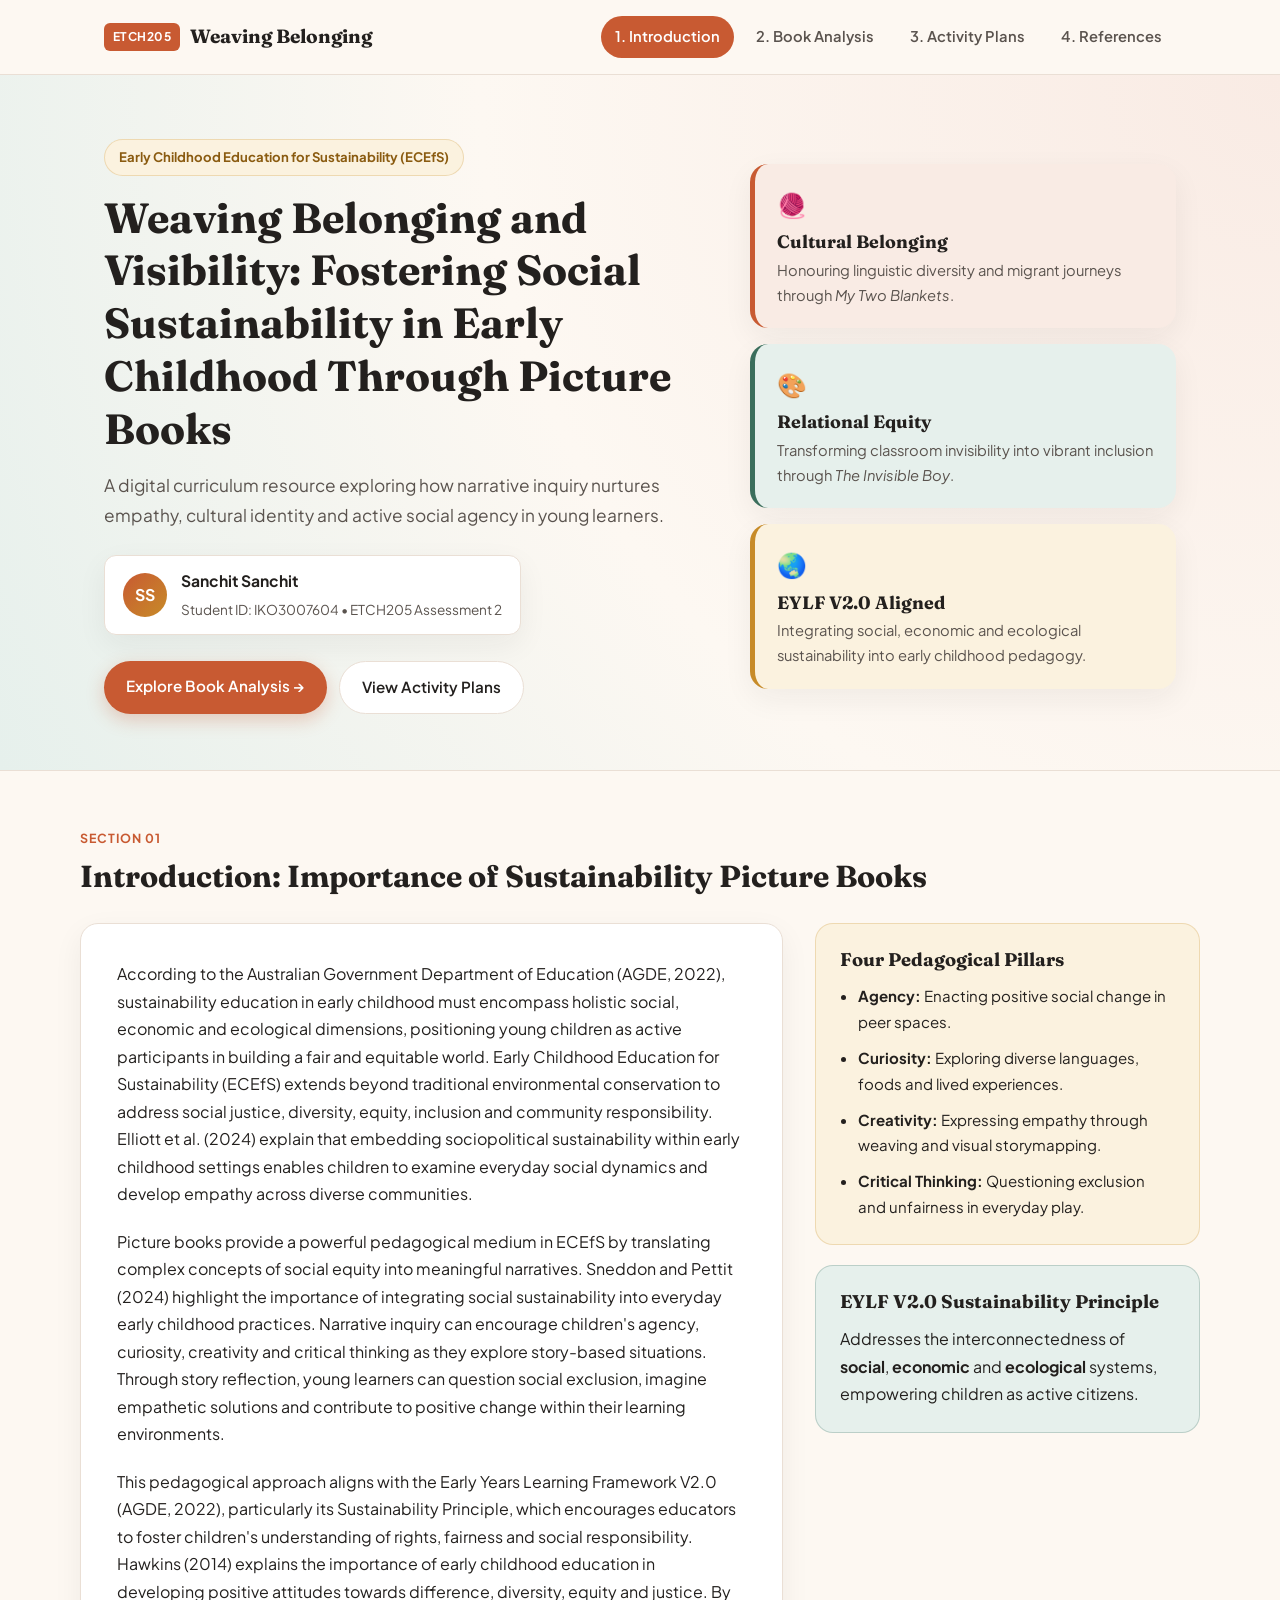
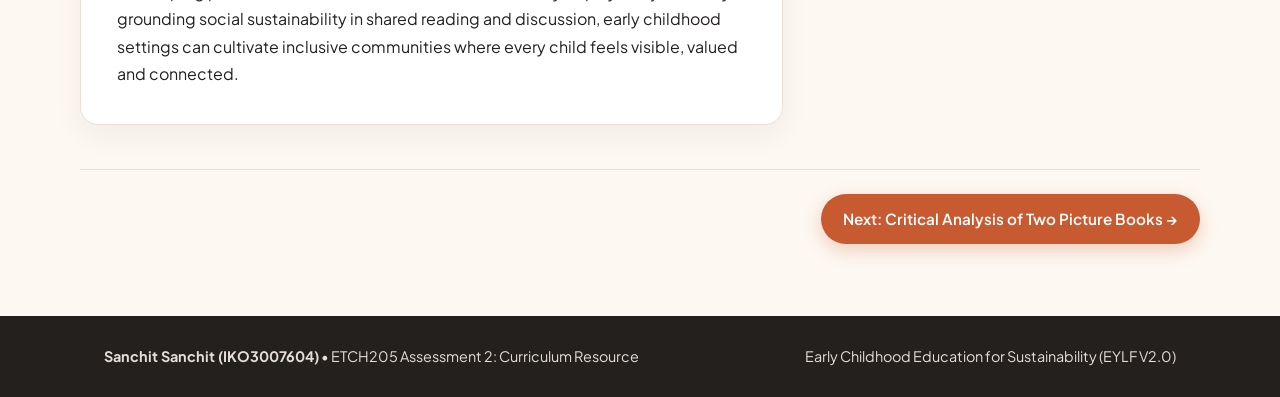
<file: index.html>
<!DOCTYPE html>
<html lang="en">
<head>
  <meta charset="UTF-8">
  <meta name="viewport" content="width=device-width, initial-scale=1.0">
  <meta name="description" content="A digital early childhood curriculum resource exploring social sustainability, cultural belonging and inclusion through picture books.">
  <title>Weaving Belonging & Visibility | ETCH205</title>
  <link rel="preconnect" href="https://fonts.googleapis.com">
  <link rel="preconnect" href="https://fonts.gstatic.com" crossorigin>
  <link href="https://fonts.googleapis.com/css2?family=Fraunces:opsz,wght@9..144,600;9..144,700&family=Plus+Jakarta+Sans:wght@400;500;600;700&display=swap" rel="stylesheet">
  <link rel="stylesheet" href="style.css">
</head>
<body>
  <header class="site-header">
    <div class="container nav-wrap">
      <a href="index.html" class="brand">
        <span class="brand-badge">ETCH205</span>
        <span>Weaving Belonging</span>
      </a>
      <button class="menu-toggle" aria-label="Toggle navigation" aria-expanded="false" aria-controls="siteNav" id="menuToggle">☰</button>
      <nav class="site-nav" id="siteNav">
        <a href="index.html" class="active">1. Introduction</a>
        <a href="analysis.html">2. Book Analysis</a>
        <a href="activities.html">3. Activity Plans</a>
        <a href="references.html">4. References</a>
      </nav>
    </div>
  </header>

  <section class="hero">
    <div class="container hero-grid">
      <div class="hero-content">
        <div class="pill-tag">Early Childhood Education for Sustainability (ECEfS)</div>
        <h1>Weaving Belonging and Visibility: Fostering Social Sustainability in Early Childhood Through Picture Books</h1>
        <p class="hero-subtitle">A digital curriculum resource exploring how narrative inquiry nurtures empathy, cultural identity and active social agency in young learners.</p>

        <div class="author-card">
          <div class="author-avatar">SS</div>
          <div>
            <strong>Sanchit Sanchit</strong>
            <span>Student ID: IKO3007604 &bull; ETCH205 Assessment 2</span>
          </div>
        </div>

        <div class="hero-actions">
          <a href="analysis.html" class="btn btn-primary">Explore Book Analysis &rarr;</a>
          <a href="activities.html" class="btn btn-secondary">View Activity Plans</a>
        </div>
      </div>

      <div class="hero-visual">
        <div class="tapestry-card card-terracotta">
          <span class="card-icon">🧶</span>
          <h3>Cultural Belonging</h3>
          <p>Honouring linguistic diversity and migrant journeys through <em>My Two Blankets</em>.</p>
        </div>
        <div class="tapestry-card card-sage">
          <span class="card-icon">🎨</span>
          <h3>Relational Equity</h3>
          <p>Transforming classroom invisibility into vibrant inclusion through <em>The Invisible Boy</em>.</p>
        </div>
        <div class="tapestry-card card-ochre">
          <span class="card-icon">🌏</span>
          <h3>EYLF V2.0 Aligned</h3>
          <p>Integrating social, economic and ecological sustainability into early childhood pedagogy.</p>
        </div>
      </div>
    </div>
  </section>

  <main class="container section-pad">
    <div class="section-header">
      <span class="eyebrow">Section 01</span>
      <h2>Introduction: Importance of Sustainability Picture Books</h2>
    </div>

    <div class="content-layout">
      <article class="prose-card">
        <p>
          According to the Australian Government Department of Education (AGDE, 2022), sustainability education in early childhood must encompass holistic social, economic and ecological dimensions, positioning young children as active participants in building a fair and equitable world. Early Childhood Education for Sustainability (ECEfS) extends beyond traditional environmental conservation to address social justice, diversity, equity, inclusion and community responsibility. Elliott et al. (2024) explain that embedding sociopolitical sustainability within early childhood settings enables children to examine everyday social dynamics and develop empathy across diverse communities.
        </p>

        <p>
          Picture books provide a powerful pedagogical medium in ECEfS by translating complex concepts of social equity into meaningful narratives. Sneddon and Pettit (2024) highlight the importance of integrating social sustainability into everyday early childhood practices. Narrative inquiry can encourage children's agency, curiosity, creativity and critical thinking as they explore story-based situations. Through story reflection, young learners can question social exclusion, imagine empathetic solutions and contribute to positive change within their learning environments.
        </p>

        <p>
          This pedagogical approach aligns with the Early Years Learning Framework V2.0 (AGDE, 2022), particularly its Sustainability Principle, which encourages educators to foster children's understanding of rights, fairness and social responsibility. Hawkins (2014) explains the importance of early childhood education in developing positive attitudes towards difference, diversity, equity and justice. By grounding social sustainability in shared reading and discussion, early childhood settings can cultivate inclusive communities where every child feels visible, valued and connected.
        </p>
      </article>

      <aside class="sidebar-stack">
        <div class="info-box box-ochre">
          <h4>Four Pedagogical Pillars</h4>
          <ul class="styled-list">
            <li><strong>Agency:</strong> Enacting positive social change in peer spaces.</li>
            <li><strong>Curiosity:</strong> Exploring diverse languages, foods and lived experiences.</li>
            <li><strong>Creativity:</strong> Expressing empathy through weaving and visual storymapping.</li>
            <li><strong>Critical Thinking:</strong> Questioning exclusion and unfairness in everyday play.</li>
          </ul>
        </div>

        <div class="info-box box-sage">
          <h4>EYLF V2.0 Sustainability Principle</h4>
          <p>Addresses the interconnectedness of <strong>social</strong>, <strong>economic</strong> and <strong>ecological</strong> systems, empowering children as active citizens.</p>
        </div>
      </aside>
    </div>

    <div class="page-footer-nav">
      <span></span>
      <a href="analysis.html" class="btn btn-primary">Next: Critical Analysis of Two Picture Books &rarr;</a>
    </div>
  </main>

  <footer class="site-footer">
    <div class="container footer-flex">
      <p><strong>Sanchit Sanchit (IKO3007604)</strong> &bull; ETCH205 Assessment 2: Curriculum Resource</p>
      <p>Early Childhood Education for Sustainability (EYLF V2.0)</p>
    </div>
  </footer>

  <script src="script.js"></script>
</body>
</html>
</file>
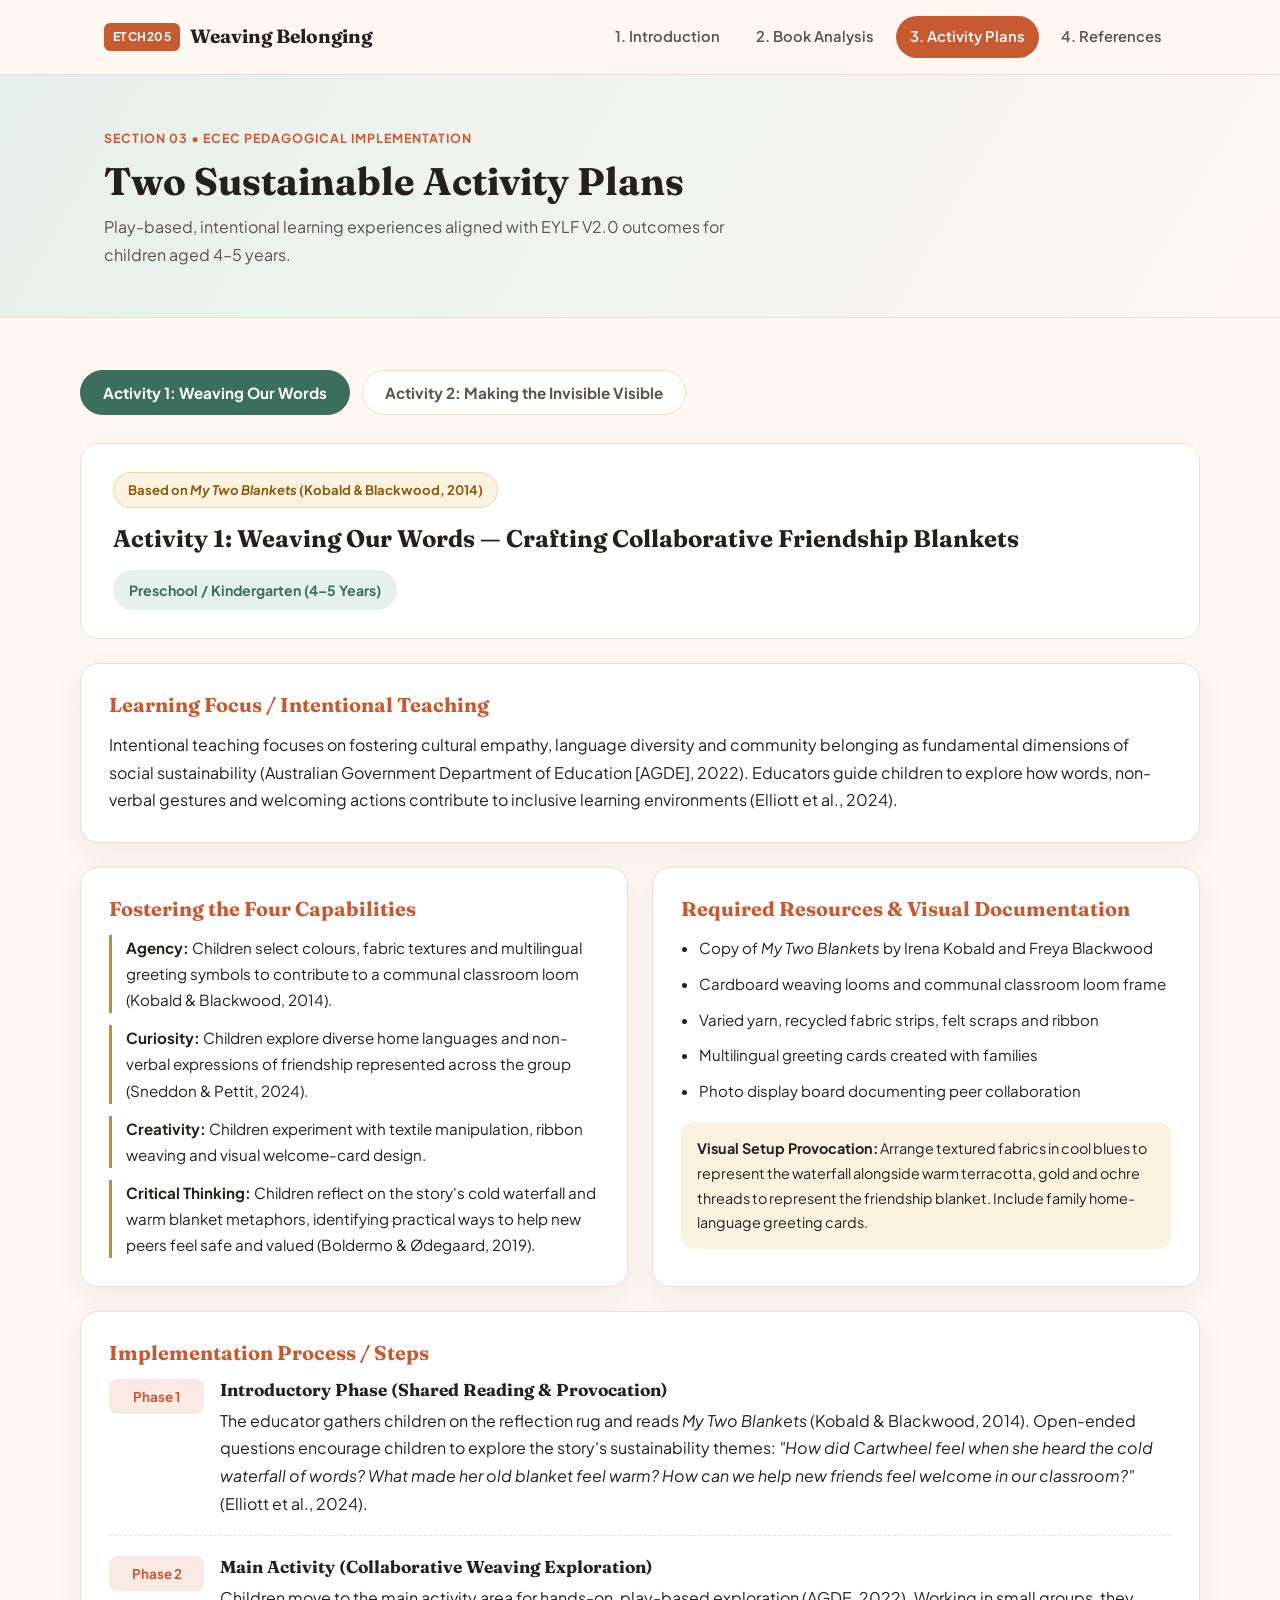
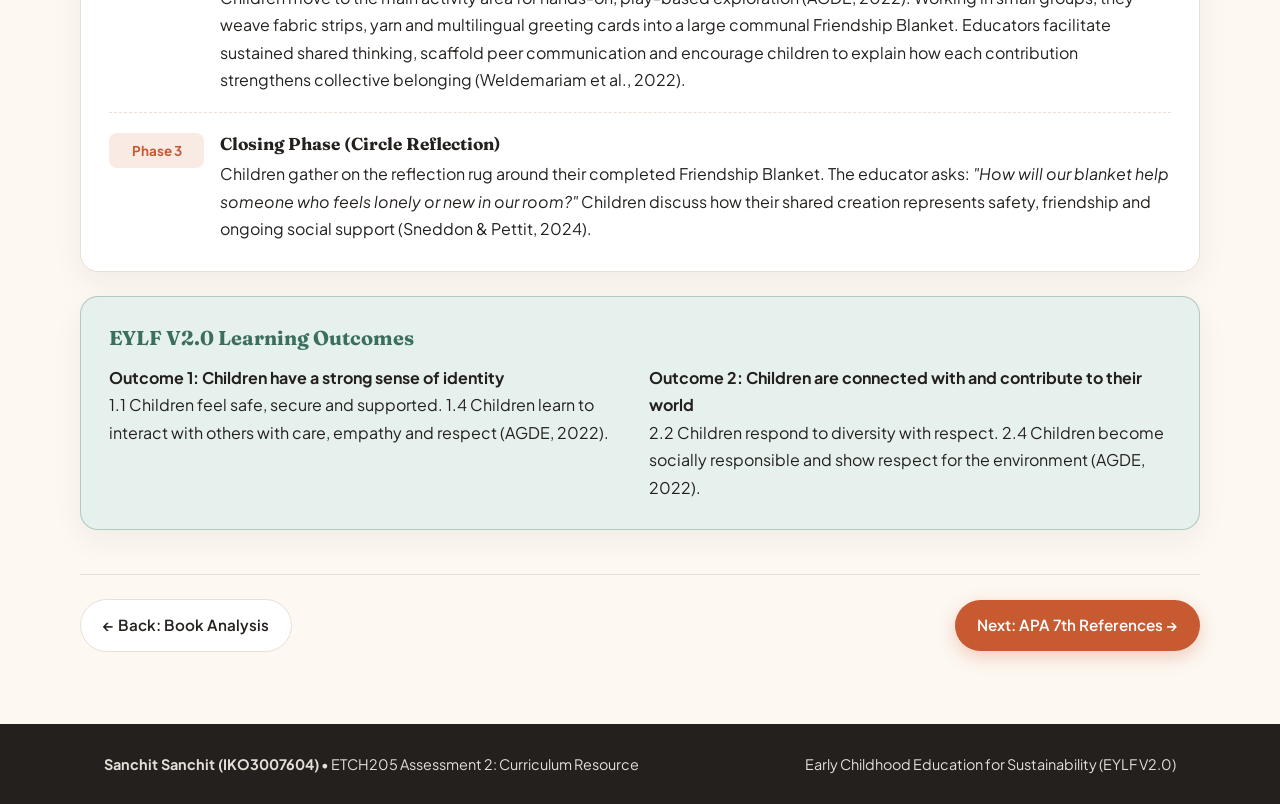
<file: activities.html>
<!DOCTYPE html>
<html lang="en">
<head>
  <meta charset="UTF-8">
  <meta name="viewport" content="width=device-width, initial-scale=1.0">
  <meta name="description" content="Two play-based sustainable learning activities promoting cultural belonging and social inclusion in early childhood education.">
  <title>Sustainable Activity Plans | Weaving Belonging & Visibility</title>
  <link rel="preconnect" href="https://fonts.googleapis.com">
  <link rel="preconnect" href="https://fonts.gstatic.com" crossorigin>
  <link href="https://fonts.googleapis.com/css2?family=Fraunces:opsz,wght@9..144,600;9..144,700&family=Plus+Jakarta+Sans:wght@400;500;600;700&display=swap" rel="stylesheet">
  <link rel="stylesheet" href="style.css">
</head>
<body>
  <header class="site-header">
    <div class="container nav-wrap">
      <a href="index.html" class="brand">
        <span class="brand-badge">ETCH205</span>
        <span>Weaving Belonging</span>
      </a>
      <button class="menu-toggle" aria-label="Toggle navigation" aria-expanded="false" aria-controls="siteNav" id="menuToggle">☰</button>
      <nav class="site-nav" id="siteNav">
        <a href="index.html">1. Introduction</a>
        <a href="analysis.html">2. Book Analysis</a>
        <a href="activities.html" class="active">3. Activity Plans</a>
        <a href="references.html">4. References</a>
      </nav>
    </div>
  </header>

  <section class="page-banner banner-sage">
    <div class="container">
      <span class="eyebrow">Section 03 &bull; ECEC Pedagogical Implementation</span>
      <h1>Two Sustainable Activity Plans</h1>
      <p>Play-based, intentional learning experiences aligned with EYLF V2.0 outcomes for children aged 4–5 years.</p>
    </div>
  </section>

  <main class="container section-pad">
    <div class="tab-bar" role="tablist" aria-label="Select an activity">
      <button class="tab-btn active" id="tab-act1" role="tab" aria-selected="true" aria-controls="act1" data-target="act1">Activity 1: Weaving Our Words</button>
      <button class="tab-btn" id="tab-act2" role="tab" aria-selected="false" aria-controls="act2" data-target="act2">Activity 2: Making the Invisible Visible</button>
    </div>

    <section id="act1" class="activity-panel active" role="tabpanel" aria-labelledby="tab-act1">
      <div class="activity-header theme-terracotta">
        <div>
          <span class="pill-tag">Based on <em>My Two Blankets</em> (Kobald &amp; Blackwood, 2014)</span>
          <h2>Activity 1: Weaving Our Words — Crafting Collaborative Friendship Blankets</h2>
        </div>
        <div class="age-badge">Preschool / Kindergarten (4–5 Years)</div>
      </div>

      <div class="template-grid">
        <div class="template-card full-span">
          <h3>Learning Focus / Intentional Teaching</h3>
          <p>
            Intentional teaching focuses on fostering cultural empathy, language diversity and community belonging as fundamental dimensions of social sustainability (Australian Government Department of Education [AGDE], 2022). Educators guide children to explore how words, non-verbal gestures and welcoming actions contribute to inclusive learning environments (Elliott et al., 2024).
          </p>
        </div>

        <div class="template-card">
          <h3>Fostering the Four Capabilities</h3>
          <ul class="capability-list">
            <li><strong>Agency:</strong> Children select colours, fabric textures and multilingual greeting symbols to contribute to a communal classroom loom (Kobald &amp; Blackwood, 2014).</li>
            <li><strong>Curiosity:</strong> Children explore diverse home languages and non-verbal expressions of friendship represented across the group (Sneddon &amp; Pettit, 2024).</li>
            <li><strong>Creativity:</strong> Children experiment with textile manipulation, ribbon weaving and visual welcome-card design.</li>
            <li><strong>Critical Thinking:</strong> Children reflect on the story's cold waterfall and warm blanket metaphors, identifying practical ways to help new peers feel safe and valued (Boldermo &amp; Ødegaard, 2019).</li>
          </ul>
        </div>

        <div class="template-card">
          <h3>Required Resources &amp; Visual Documentation</h3>
          <ul class="styled-list">
            <li>Copy of <em>My Two Blankets</em> by Irena Kobald and Freya Blackwood</li>
            <li>Cardboard weaving looms and communal classroom loom frame</li>
            <li>Varied yarn, recycled fabric strips, felt scraps and ribbon</li>
            <li>Multilingual greeting cards created with families</li>
            <li>Photo display board documenting peer collaboration</li>
          </ul>
          <div class="visual-provocation-box">
            <strong>Visual Setup Provocation:</strong> Arrange textured fabrics in cool blues to represent the waterfall alongside warm terracotta, gold and ochre threads to represent the friendship blanket. Include family home-language greeting cards.
          </div>
        </div>

        <div class="template-card full-span">
          <h3>Implementation Process / Steps</h3>
          <div class="steps-timeline">
            <div class="step-item">
              <span class="step-badge">Phase 1</span>
              <div>
                <h4>Introductory Phase (Shared Reading &amp; Provocation)</h4>
                <p>The educator gathers children on the reflection rug and reads <em>My Two Blankets</em> (Kobald &amp; Blackwood, 2014). Open-ended questions encourage children to explore the story's sustainability themes: <em>"How did Cartwheel feel when she heard the cold waterfall of words? What made her old blanket feel warm? How can we help new friends feel welcome in our classroom?"</em> (Elliott et al., 2024).</p>
              </div>
            </div>

            <div class="step-item">
              <span class="step-badge">Phase 2</span>
              <div>
                <h4>Main Activity (Collaborative Weaving Exploration)</h4>
                <p>Children move to the main activity area for hands-on, play-based exploration (AGDE, 2022). Working in small groups, they weave fabric strips, yarn and multilingual greeting cards into a large communal Friendship Blanket. Educators facilitate sustained shared thinking, scaffold peer communication and encourage children to explain how each contribution strengthens collective belonging (Weldemariam et al., 2022).</p>
              </div>
            </div>

            <div class="step-item">
              <span class="step-badge">Phase 3</span>
              <div>
                <h4>Closing Phase (Circle Reflection)</h4>
                <p>Children gather on the reflection rug around their completed Friendship Blanket. The educator asks: <em>"How will our blanket help someone who feels lonely or new in our room?"</em> Children discuss how their shared creation represents safety, friendship and ongoing social support (Sneddon &amp; Pettit, 2024).</p>
              </div>
            </div>
          </div>
        </div>

        <div class="template-card full-span eylf-box">
          <h3>EYLF V2.0 Learning Outcomes</h3>
          <div class="outcomes-grid">
            <div>
              <strong>Outcome 1: Children have a strong sense of identity</strong>
              <p>1.1 Children feel safe, secure and supported. 1.4 Children learn to interact with others with care, empathy and respect (AGDE, 2022).</p>
            </div>
            <div>
              <strong>Outcome 2: Children are connected with and contribute to their world</strong>
              <p>2.2 Children respond to diversity with respect. 2.4 Children become socially responsible and show respect for the environment (AGDE, 2022).</p>
            </div>
          </div>
        </div>
      </div>
    </section>

    <section id="act2" class="activity-panel" role="tabpanel" aria-labelledby="tab-act2" hidden>
      <div class="activity-header theme-sage">
        <div>
          <span class="pill-tag">Based on <em>The Invisible Boy</em> (Ludwig &amp; Barton, 2013)</span>
          <h2>Activity 2: Making the Invisible Visible — Collaborative Storymapping &amp; Inclusion Cards</h2>
        </div>
        <div class="age-badge">Preschool / Foundation (4–5 Years)</div>
      </div>

      <div class="template-grid">
        <div class="template-card full-span">
          <h3>Learning Focus / Intentional Teaching</h3>
          <p>
            Intentional teaching centres on developing relational equity, active peer empathy and collaborative problem-solving within early learning communities (Hawkins, 2014). Educators scaffold children's ability to recognise peers who may be overlooked or excluded and develop practical strategies for social inclusion (Ludwig &amp; Barton, 2013).
          </p>
        </div>

        <div class="template-card">
          <h3>Fostering the Four Capabilities</h3>
          <ul class="capability-list">
            <li><strong>Agency:</strong> Children take the initiative to invite peers into group tasks and create personal encouragement messages (Ludwig &amp; Barton, 2013).</li>
            <li><strong>Curiosity:</strong> Children investigate how simple gestures and appreciation of diverse identities, including cultural foods such as bulgogi, build peer relationships (Ludwig &amp; Barton, 2013).</li>
            <li><strong>Creativity:</strong> Children co-author comic-strip story panels and create colourful illustrations showing social inclusion.</li>
            <li><strong>Critical Thinking:</strong> Children examine scenarios involving playground exclusion and formulate practical solutions that promote fairness (Hawkins, 2014).</li>
          </ul>
        </div>

        <div class="template-card">
          <h3>Required Resources &amp; Visual Documentation</h3>
          <ul class="styled-list">
            <li>Copy of <em>The Invisible Boy</em> by Trudy Ludwig and Patrice Barton</li>
            <li>Three-panel drawing paper, watercolour paints and coloured markers</li>
            <li>Sticky-note pads for peer appreciation messages</li>
            <li>Scenario cards depicting everyday playground situations</li>
            <li>Photo exhibition board displaying children's collaborative story panels</li>
          </ul>
          <div class="visual-provocation-box">
            <strong>Visual Setup Provocation:</strong> Pair charcoal and graphite pencils, representing grayscale isolation, with bright watercolour palettes so children can illustrate the transition towards inclusion.
          </div>
        </div>

        <div class="template-card full-span">
          <h3>Implementation Process / Steps</h3>
          <div class="steps-timeline">
            <div class="step-item">
              <span class="step-badge">Phase 1</span>
              <div>
                <h4>Introductory Phase (Visual Provocation &amp; Dialogue)</h4>
                <p>The educator introduces <em>The Invisible Boy</em> during group time, highlighting Brian's emotional transition from grayscale to full colour (Ludwig &amp; Barton, 2013). Open-ended questions encourage reflection: <em>"Why did Brian feel invisible at kickball? How did Brian's note make Justin feel after others laughed at his bulgogi? What can we do when someone near us feels left out?"</em> (Hawkins, 2014).</p>
              </div>
            </div>

            <div class="step-item">
              <span class="step-badge">Phase 2</span>
              <div>
                <h4>Main Activity (Three-Panel Collaborative Storymapping)</h4>
                <p>Children form small project groups of two or three and extend the story themes through collaborative learning (AGDE, 2022). Each group selects a scenario card illustrating a peer challenge, such as choosing teams or lunch seating. Children create a three-panel story map showing the problem, a caring action and an inclusive resolution. Educators model inclusive language and facilitate sustained shared thinking throughout the activity (Elliott et al., 2024).</p>
              </div>
            </div>

            <div class="step-item">
              <span class="step-badge">Phase 3</span>
              <div>
                <h4>Closing Phase (Notice &amp; Welcome Board Launch)</h4>
                <p>Children gather in a reflection circle and present their group story maps. The educator establishes a permanent <em>Notice and Welcome Board</em> where children can leave drawings and appreciation messages for one another. The board provides an ongoing opportunity to practise inclusion and social responsibility (Sneddon &amp; Pettit, 2024).</p>
              </div>
            </div>
          </div>
        </div>

        <div class="template-card full-span eylf-box">
          <h3>EYLF V2.0 Learning Outcomes</h3>
          <div class="outcomes-grid">
            <div>
              <strong>Outcome 1: Children have a strong sense of identity</strong>
              <p>1.4 Children learn to interact with others with care, empathy and respect (AGDE, 2022).</p>
            </div>
            <div>
              <strong>Outcome 2: Children are connected with and contribute to their world</strong>
              <p>2.1 Children develop a sense of belonging to groups and communities and an understanding of reciprocal rights and responsibilities (AGDE, 2022).</p>
            </div>
            <div>
              <strong>Outcome 5: Children are effective communicators</strong>
              <p>5.1 Children interact verbally and non-verbally with others for a range of purposes (AGDE, 2022).</p>
            </div>
          </div>
        </div>
      </div>
    </section>

    <div class="page-footer-nav">
      <a href="analysis.html" class="btn btn-secondary">&larr; Back: Book Analysis</a>
      <a href="references.html" class="btn btn-primary">Next: APA 7th References &rarr;</a>
    </div>
  </main>

  <footer class="site-footer">
    <div class="container footer-flex">
      <p><strong>Sanchit Sanchit (IKO3007604)</strong> &bull; ETCH205 Assessment 2: Curriculum Resource</p>
      <p>Early Childhood Education for Sustainability (EYLF V2.0)</p>
    </div>
  </footer>

  <script src="script.js"></script>
</body>
</html>
</file>
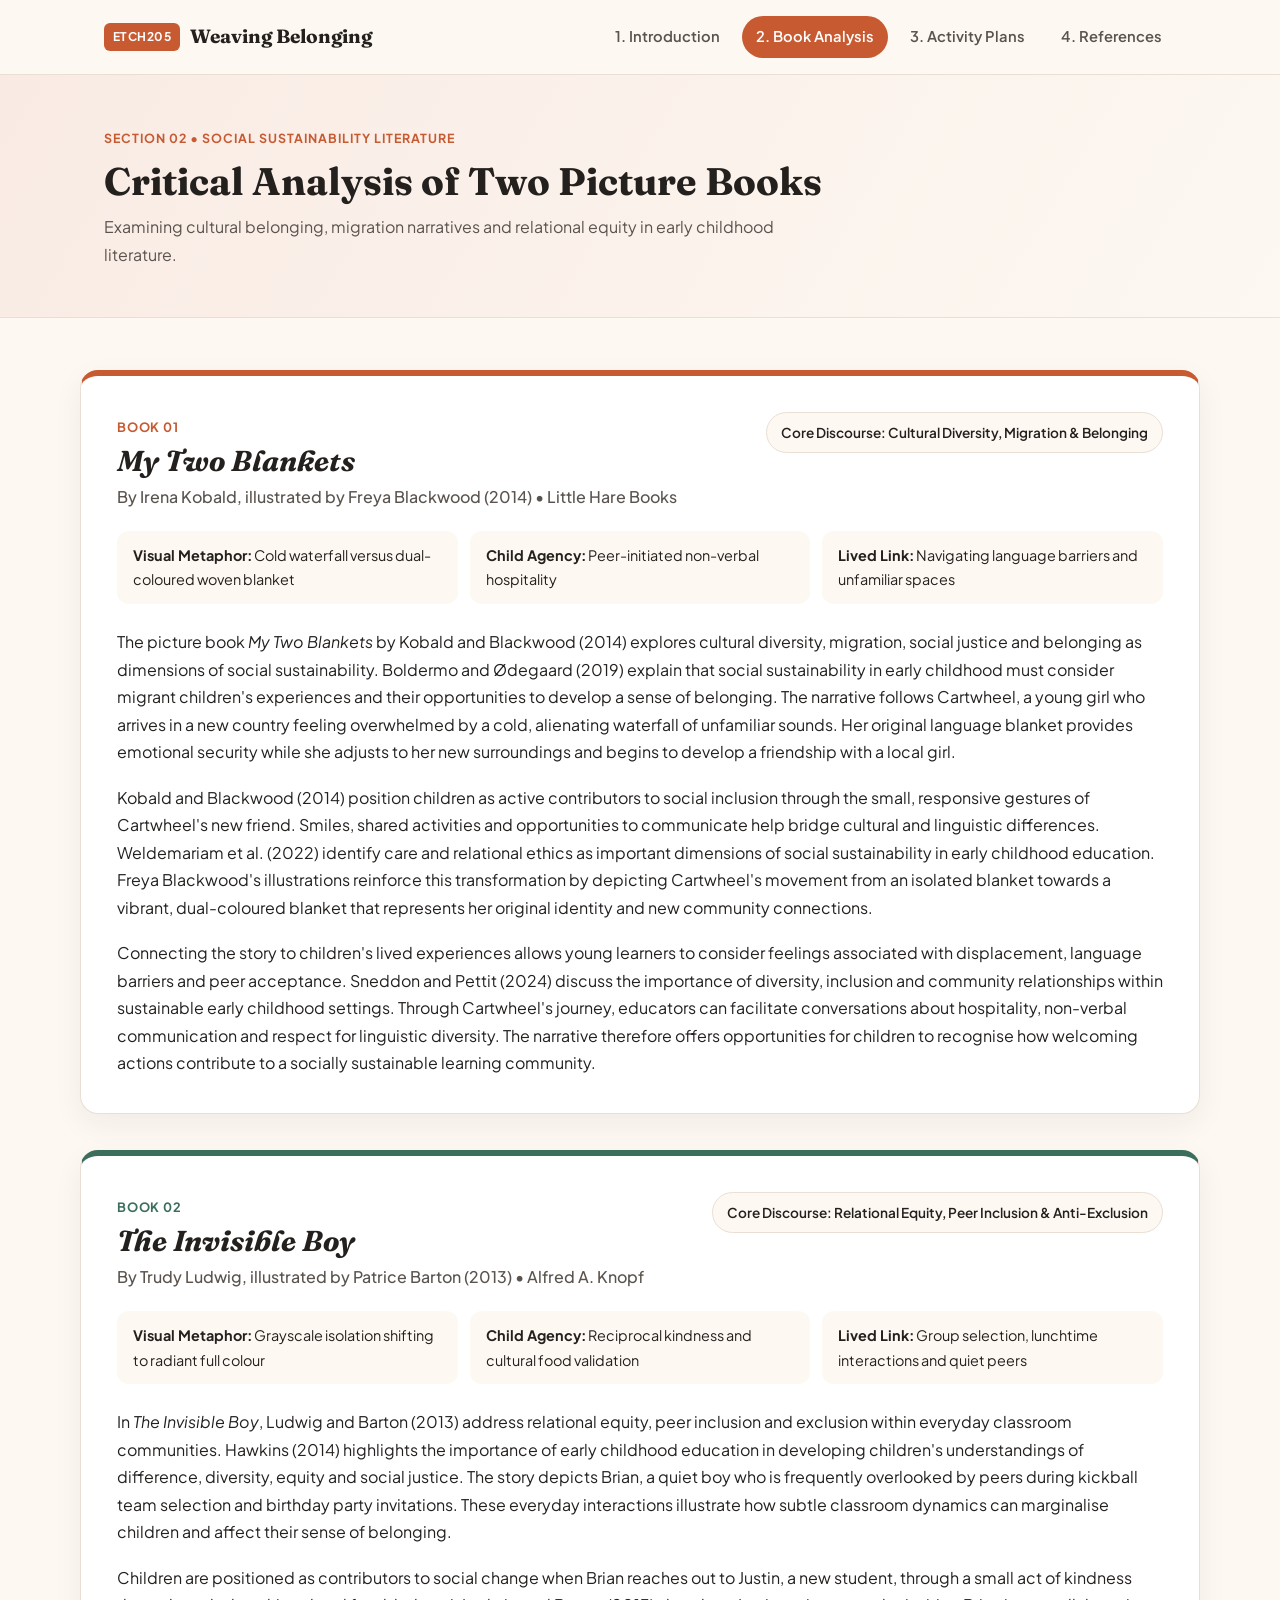
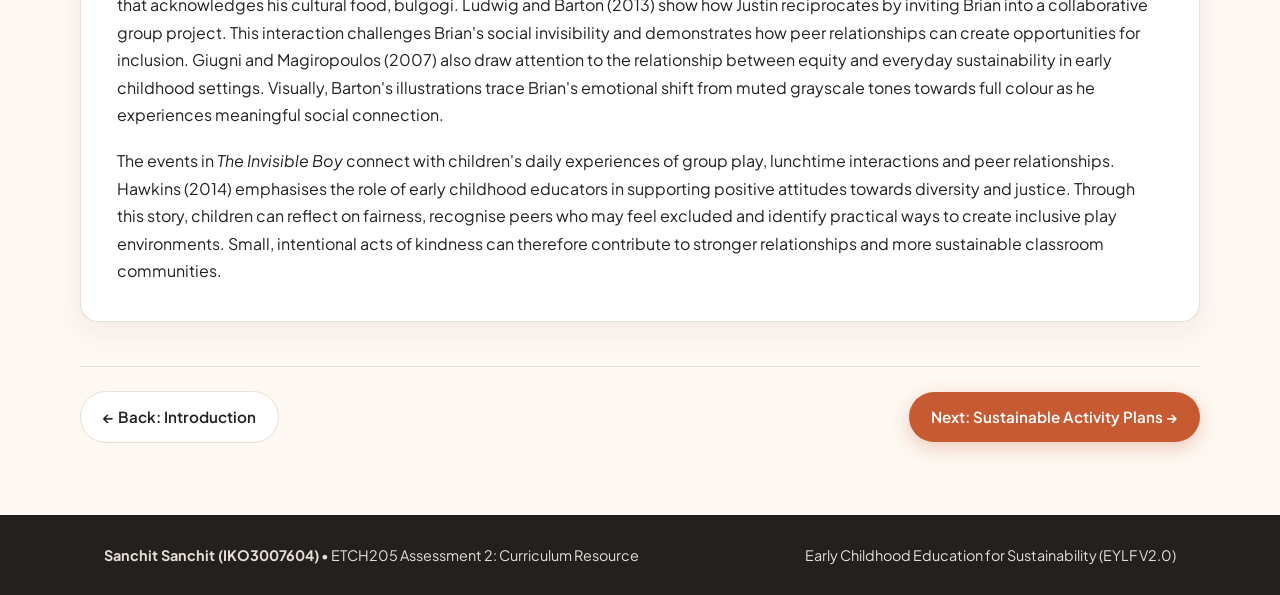
<file: analysis.html>
<!DOCTYPE html>
<html lang="en">
<head>
  <meta charset="UTF-8">
  <meta name="viewport" content="width=device-width, initial-scale=1.0">
  <meta name="description" content="Critical analysis of My Two Blankets and The Invisible Boy through social sustainability in early childhood education.">
  <title>Critical Book Analysis | Weaving Belonging & Visibility</title>
  <link rel="preconnect" href="https://fonts.googleapis.com">
  <link rel="preconnect" href="https://fonts.gstatic.com" crossorigin>
  <link href="https://fonts.googleapis.com/css2?family=Fraunces:opsz,wght@9..144,600;9..144,700&family=Plus+Jakarta+Sans:wght@400;500;600;700&display=swap" rel="stylesheet">
  <link rel="stylesheet" href="style.css">
</head>
<body>
  <header class="site-header">
    <div class="container nav-wrap">
      <a href="index.html" class="brand">
        <span class="brand-badge">ETCH205</span>
        <span>Weaving Belonging</span>
      </a>
      <button class="menu-toggle" aria-label="Toggle navigation" aria-expanded="false" aria-controls="siteNav" id="menuToggle">☰</button>
      <nav class="site-nav" id="siteNav">
        <a href="index.html">1. Introduction</a>
        <a href="analysis.html" class="active">2. Book Analysis</a>
        <a href="activities.html">3. Activity Plans</a>
        <a href="references.html">4. References</a>
      </nav>
    </div>
  </header>

  <section class="page-banner banner-terracotta">
    <div class="container">
      <span class="eyebrow">Section 02 &bull; Social Sustainability Literature</span>
      <h1>Critical Analysis of Two Picture Books</h1>
      <p>Examining cultural belonging, migration narratives and relational equity in early childhood literature.</p>
    </div>
  </section>

  <main class="container section-pad">

    <article class="book-feature theme-terracotta">
      <div class="book-meta-bar">
        <div>
          <span class="book-number">Book 01</span>
          <h2><em>My Two Blankets</em></h2>
          <p class="book-authors">By Irena Kobald, illustrated by Freya Blackwood (2014) &bull; Little Hare Books</p>
        </div>
        <div class="concept-badge">Core Discourse: Cultural Diversity, Migration & Belonging</div>
      </div>

      <div class="book-highlights">
        <div class="highlight-chip"><strong>Visual Metaphor:</strong> Cold waterfall versus dual-coloured woven blanket</div>
        <div class="highlight-chip"><strong>Child Agency:</strong> Peer-initiated non-verbal hospitality</div>
        <div class="highlight-chip"><strong>Lived Link:</strong> Navigating language barriers and unfamiliar spaces</div>
      </div>

      <div class="book-body">
        <p>
          The picture book <em>My Two Blankets</em> by Kobald and Blackwood (2014) explores cultural diversity, migration, social justice and belonging as dimensions of social sustainability. Boldermo and Ødegaard (2019) explain that social sustainability in early childhood must consider migrant children's experiences and their opportunities to develop a sense of belonging. The narrative follows Cartwheel, a young girl who arrives in a new country feeling overwhelmed by a cold, alienating waterfall of unfamiliar sounds. Her original language blanket provides emotional security while she adjusts to her new surroundings and begins to develop a friendship with a local girl.
        </p>

        <p>
          Kobald and Blackwood (2014) position children as active contributors to social inclusion through the small, responsive gestures of Cartwheel's new friend. Smiles, shared activities and opportunities to communicate help bridge cultural and linguistic differences. Weldemariam et al. (2022) identify care and relational ethics as important dimensions of social sustainability in early childhood education. Freya Blackwood's illustrations reinforce this transformation by depicting Cartwheel's movement from an isolated blanket towards a vibrant, dual-coloured blanket that represents her original identity and new community connections.
        </p>

        <p>
          Connecting the story to children's lived experiences allows young learners to consider feelings associated with displacement, language barriers and peer acceptance. Sneddon and Pettit (2024) discuss the importance of diversity, inclusion and community relationships within sustainable early childhood settings. Through Cartwheel's journey, educators can facilitate conversations about hospitality, non-verbal communication and respect for linguistic diversity. The narrative therefore offers opportunities for children to recognise how welcoming actions contribute to a socially sustainable learning community.
        </p>
      </div>
    </article>

    <article class="book-feature theme-sage">
      <div class="book-meta-bar">
        <div>
          <span class="book-number">Book 02</span>
          <h2><em>The Invisible Boy</em></h2>
          <p class="book-authors">By Trudy Ludwig, illustrated by Patrice Barton (2013) &bull; Alfred A. Knopf</p>
        </div>
        <div class="concept-badge">Core Discourse: Relational Equity, Peer Inclusion & Anti-Exclusion</div>
      </div>

      <div class="book-highlights">
        <div class="highlight-chip"><strong>Visual Metaphor:</strong> Grayscale isolation shifting to radiant full colour</div>
        <div class="highlight-chip"><strong>Child Agency:</strong> Reciprocal kindness and cultural food validation</div>
        <div class="highlight-chip"><strong>Lived Link:</strong> Group selection, lunchtime interactions and quiet peers</div>
      </div>

      <div class="book-body">
        <p>
          In <em>The Invisible Boy</em>, Ludwig and Barton (2013) address relational equity, peer inclusion and exclusion within everyday classroom communities. Hawkins (2014) highlights the importance of early childhood education in developing children's understandings of difference, diversity, equity and social justice. The story depicts Brian, a quiet boy who is frequently overlooked by peers during kickball team selection and birthday party invitations. These everyday interactions illustrate how subtle classroom dynamics can marginalise children and affect their sense of belonging.
        </p>

        <p>
          Children are positioned as contributors to social change when Brian reaches out to Justin, a new student, through a small act of kindness that acknowledges his cultural food, bulgogi. Ludwig and Barton (2013) show how Justin reciprocates by inviting Brian into a collaborative group project. This interaction challenges Brian's social invisibility and demonstrates how peer relationships can create opportunities for inclusion. Giugni and Magiropoulos (2007) also draw attention to the relationship between equity and everyday sustainability in early childhood settings. Visually, Barton's illustrations trace Brian's emotional shift from muted grayscale tones towards full colour as he experiences meaningful social connection.
        </p>

        <p>
          The events in <em>The Invisible Boy</em> connect with children's daily experiences of group play, lunchtime interactions and peer relationships. Hawkins (2014) emphasises the role of early childhood educators in supporting positive attitudes towards diversity and justice. Through this story, children can reflect on fairness, recognise peers who may feel excluded and identify practical ways to create inclusive play environments. Small, intentional acts of kindness can therefore contribute to stronger relationships and more sustainable classroom communities.
        </p>
      </div>
    </article>

    <div class="page-footer-nav">
      <a href="index.html" class="btn btn-secondary">&larr; Back: Introduction</a>
      <a href="activities.html" class="btn btn-primary">Next: Sustainable Activity Plans &rarr;</a>
    </div>
  </main>

  <footer class="site-footer">
    <div class="container footer-flex">
      <p><strong>Sanchit Sanchit (IKO3007604)</strong> &bull; ETCH205 Assessment 2: Curriculum Resource</p>
      <p>Early Childhood Education for Sustainability (EYLF V2.0)</p>
    </div>
  </footer>

  <script src="script.js"></script>
</body>
</html>
</file>
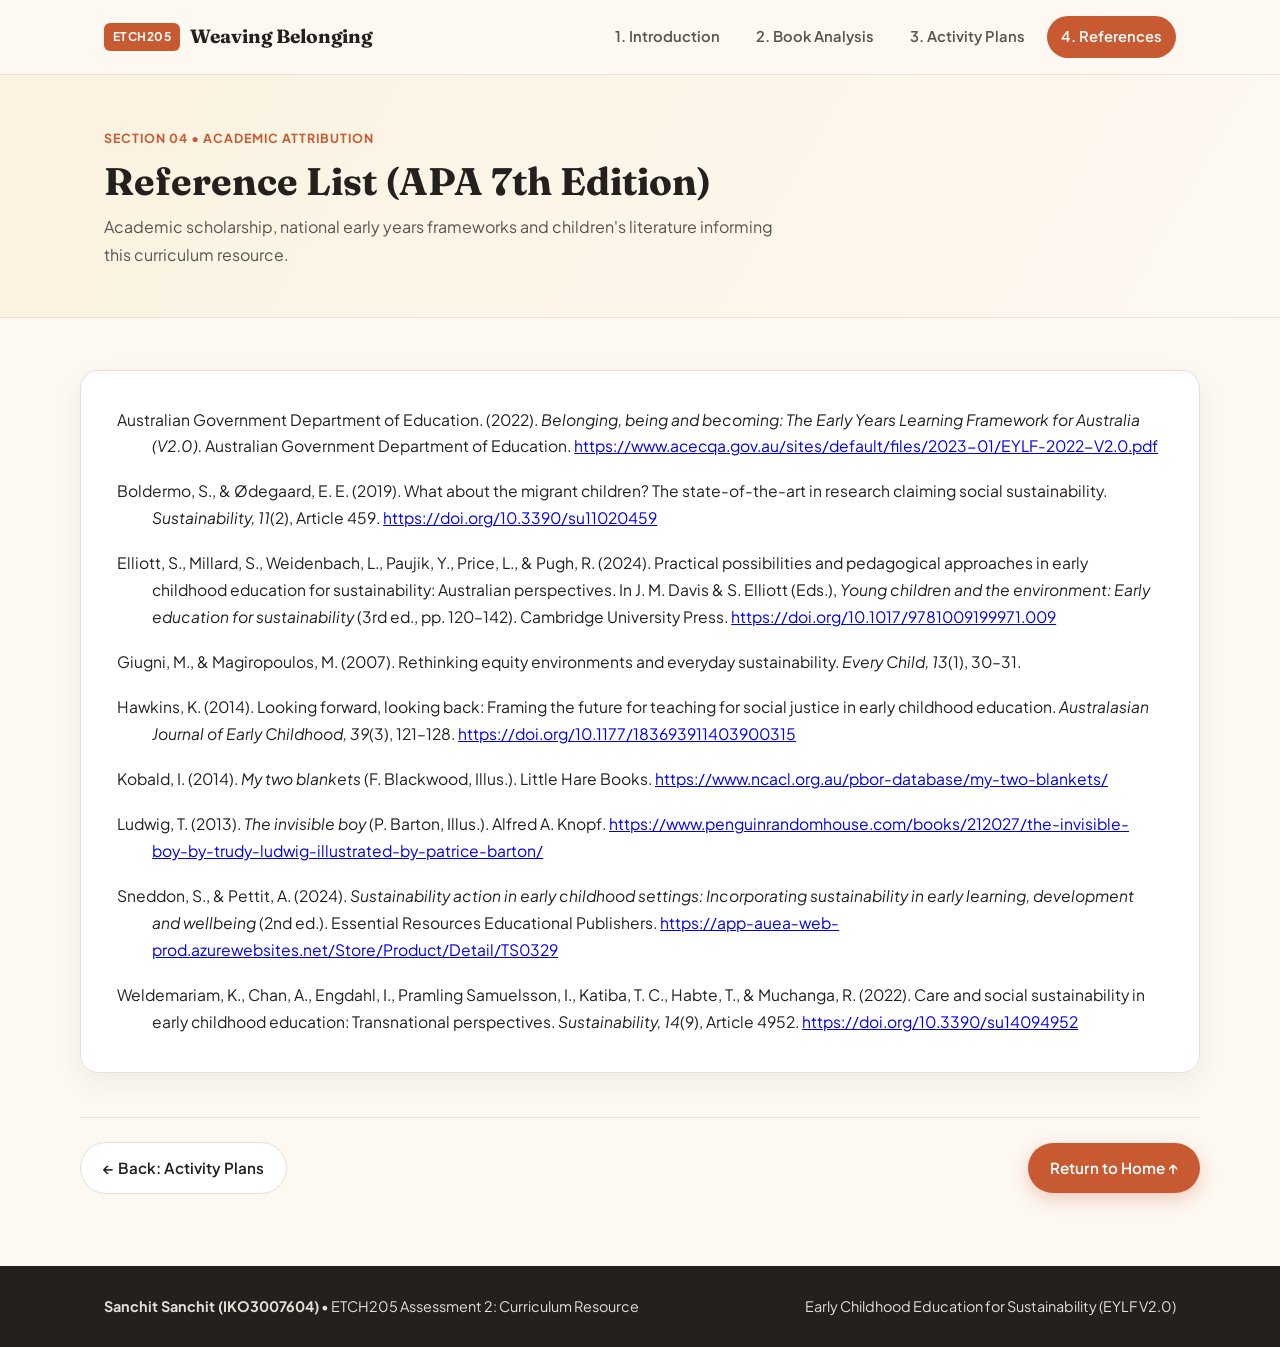
<file: references.html>
<!DOCTYPE html>
<html lang="en">
<head>
  <meta charset="UTF-8">
  <meta name="viewport" content="width=device-width, initial-scale=1.0">
  <meta name="description" content="APA 7th edition references for the ETCH205 social sustainability curriculum resource.">
  <title>APA 7th Reference List | Weaving Belonging & Visibility</title>
  <link rel="preconnect" href="https://fonts.googleapis.com">
  <link rel="preconnect" href="https://fonts.gstatic.com" crossorigin>
  <link href="https://fonts.googleapis.com/css2?family=Fraunces:opsz,wght@9..144,600;9..144,700&family=Plus+Jakarta+Sans:wght@400;500;600;700&display=swap" rel="stylesheet">
  <link rel="stylesheet" href="style.css">
</head>
<body>
  <header class="site-header">
    <div class="container nav-wrap">
      <a href="index.html" class="brand">
        <span class="brand-badge">ETCH205</span>
        <span>Weaving Belonging</span>
      </a>
      <button class="menu-toggle" aria-label="Toggle navigation" aria-expanded="false" aria-controls="siteNav" id="menuToggle">☰</button>
      <nav class="site-nav" id="siteNav">
        <a href="index.html">1. Introduction</a>
        <a href="analysis.html">2. Book Analysis</a>
        <a href="activities.html">3. Activity Plans</a>
        <a href="references.html" class="active">4. References</a>
      </nav>
    </div>
  </header>

  <section class="page-banner banner-ochre">
    <div class="container">
      <span class="eyebrow">Section 04 &bull; Academic Attribution</span>
      <h1>Reference List (APA 7th Edition)</h1>
      <p>Academic scholarship, national early years frameworks and children's literature informing this curriculum resource.</p>
    </div>
  </section>

  <main class="container section-pad">
    <div class="reference-card">
      <ul class="apa-list">

        <li>
          Australian Government Department of Education. (2022).
          <em>Belonging, being and becoming: The Early Years Learning Framework for Australia (V2.0).</em>
          Australian Government Department of Education.
          <a href="https://www.acecqa.gov.au/sites/default/files/2023-01/EYLF-2022-V2.0.pdf" target="_blank" rel="noopener noreferrer">https://www.acecqa.gov.au/sites/default/files/2023-01/EYLF-2022-V2.0.pdf</a>
        </li>

        <li>
          Boldermo, S., &amp; Ødegaard, E. E. (2019). What about the migrant children? The state-of-the-art in research claiming social sustainability. <em>Sustainability, 11</em>(2), Article 459.
          <a href="https://doi.org/10.3390/su11020459" target="_blank" rel="noopener noreferrer">https://doi.org/10.3390/su11020459</a>
        </li>

        <li>
          Elliott, S., Millard, S., Weidenbach, L., Paujik, Y., Price, L., &amp; Pugh, R. (2024). Practical possibilities and pedagogical approaches in early childhood education for sustainability: Australian perspectives. In J. M. Davis &amp; S. Elliott (Eds.), <em>Young children and the environment: Early education for sustainability</em> (3rd ed., pp. 120–142). Cambridge University Press.
          <a href="https://doi.org/10.1017/9781009199971.009" target="_blank" rel="noopener noreferrer">https://doi.org/10.1017/9781009199971.009</a>
        </li>

        <li>
          Giugni, M., &amp; Magiropoulos, M. (2007). Rethinking equity environments and everyday sustainability. <em>Every Child, 13</em>(1), 30–31.
        </li>

        <li>
          Hawkins, K. (2014). Looking forward, looking back: Framing the future for teaching for social justice in early childhood education. <em>Australasian Journal of Early Childhood, 39</em>(3), 121–128.
          <a href="https://doi.org/10.1177/183693911403900315" target="_blank" rel="noopener noreferrer">https://doi.org/10.1177/183693911403900315</a>
        </li>

        <li>
          Kobald, I. (2014). <em>My two blankets</em> (F. Blackwood, Illus.). Little Hare Books.
          <a href="https://www.ncacl.org.au/pbor-database/my-two-blankets/" target="_blank" rel="noopener noreferrer">https://www.ncacl.org.au/pbor-database/my-two-blankets/</a>
        </li>

        <li>
          Ludwig, T. (2013). <em>The invisible boy</em> (P. Barton, Illus.). Alfred A. Knopf.
          <a href="https://www.penguinrandomhouse.com/books/212027/the-invisible-boy-by-trudy-ludwig-illustrated-by-patrice-barton/" target="_blank" rel="noopener noreferrer">https://www.penguinrandomhouse.com/books/212027/the-invisible-boy-by-trudy-ludwig-illustrated-by-patrice-barton/</a>
        </li>

        <li>
          Sneddon, S., &amp; Pettit, A. (2024). <em>Sustainability action in early childhood settings: Incorporating sustainability in early learning, development and wellbeing</em> (2nd ed.). Essential Resources Educational Publishers.
          <a href="https://app-auea-web-prod.azurewebsites.net/Store/Product/Detail/TS0329" target="_blank" rel="noopener noreferrer">https://app-auea-web-prod.azurewebsites.net/Store/Product/Detail/TS0329</a>
        </li>

        <li>
          Weldemariam, K., Chan, A., Engdahl, I., Pramling Samuelsson, I., Katiba, T. C., Habte, T., &amp; Muchanga, R. (2022). Care and social sustainability in early childhood education: Transnational perspectives. <em>Sustainability, 14</em>(9), Article 4952.
          <a href="https://doi.org/10.3390/su14094952" target="_blank" rel="noopener noreferrer">https://doi.org/10.3390/su14094952</a>
        </li>

      </ul>
    </div>

    <div class="page-footer-nav">
      <a href="activities.html" class="btn btn-secondary">&larr; Back: Activity Plans</a>
      <a href="index.html" class="btn btn-primary">Return to Home &uarr;</a>
    </div>
  </main>

  <footer class="site-footer">
    <div class="container footer-flex">
      <p><strong>Sanchit Sanchit (IKO3007604)</strong> &bull; ETCH205 Assessment 2: Curriculum Resource</p>
      <p>Early Childhood Education for Sustainability (EYLF V2.0)</p>
    </div>
  </footer>

  <script src="script.js"></script>
</body>
</html>
</file>
<file: style.css>
:root {
  --bg-cream: #fdf8f2;
  --bg-paper: #ffffff;
  --ink-dark: #23201e;
  --ink-muted: #5a534e;
  --terracotta: #c85a32;
  --terracotta-soft: #f9ebe4;
  --sage: #3b6e5c;
  --sage-soft: #e6f0ec;
  --ochre: #c78b28;
  --ochre-soft: #fbf2df;
  --border-warm: #eadfd5;
  --radius-lg: 18px;
  --radius-md: 12px;
  --shadow-soft: 0 10px 30px rgba(35, 32, 30, 0.06);
}

* {
  box-sizing: border-box;
  margin: 0;
  padding: 0;
}

body {
  font-family: 'Plus Jakarta Sans', -apple-system, BlinkMacSystemFont, sans-serif;
  background-color: var(--bg-cream);
  color: var(--ink-dark);
  line-height: 1.72;
  font-size: 16px;
}

h1, h2, h3, h4 {
  font-family: 'Fraunces', Georgia, serif;
  line-height: 1.25;
  color: var(--ink-dark);
}

.container {
  max-width: 1120px;
  margin: 0 auto;
  padding: 0 24px;
}

/* Header & Navigation */
.site-header {
  background: rgba(253, 248, 242, 0.94);
  backdrop-filter: blur(10px);
  border-bottom: 1px solid var(--border-warm);
  position: sticky;
  top: 0;
  z-index: 100;
}

.nav-wrap {
  display: flex;
  align-items: center;
  justify-content: space-between;
  min-height: 74px;
}

.brand {
  display: flex;
  align-items: center;
  gap: 10px;
  text-decoration: none;
  font-family: 'Fraunces', serif;
  font-weight: 700;
  font-size: 1.2rem;
  color: var(--ink-dark);
}

.brand-badge {
  background: var(--terracotta);
  color: #fff;
  font-family: 'Plus Jakarta Sans', sans-serif;
  font-size: 0.75rem;
  font-weight: 700;
  padding: 4px 9px;
  border-radius: 6px;
  letter-spacing: 0.04em;
}

.site-nav {
  display: flex;
  gap: 8px;
}

.site-nav a {
  text-decoration: none;
  color: var(--ink-muted);
  font-weight: 600;
  font-size: 0.92rem;
  padding: 8px 14px;
  border-radius: 999px;
  transition: all 0.2s ease;
}

.site-nav a:hover {
  background: var(--terracotta-soft);
  color: var(--terracotta);
}

.site-nav a.active {
  background: var(--terracotta);
  color: #fff;
}

.menu-toggle {
  display: none;
  background: none;
  border: 1px solid var(--border-warm);
  border-radius: 8px;
  padding: 6px 12px;
  font-size: 1.25rem;
  cursor: pointer;
}

/* Hero Section */
.hero {
  padding: 64px 0 56px;
  background: radial-gradient(circle at top right, #f9ebe4 0%, #fdf8f2 55%, #e6f0ec 100%);
  border-bottom: 1px solid var(--border-warm);
}

.hero-grid {
  display: grid;
  grid-template-columns: 1.35fr 0.95fr;
  gap: 40px;
  align-items: center;
}

.pill-tag {
  display: inline-block;
  background: var(--ochre-soft);
  color: #8a5b10;
  font-weight: 700;
  font-size: 0.82rem;
  padding: 6px 14px;
  border-radius: 999px;
  margin-bottom: 16px;
  border: 1px solid rgba(199, 139, 40, 0.25);
}

.hero h1 {
  font-size: clamp(1.9rem, 3.3vw, 2.75rem);
  margin-bottom: 16px;
}

.hero-subtitle {
  font-size: 1.08rem;
  color: var(--ink-muted);
  margin-bottom: 24px;
}

.author-card {
  display: inline-flex;
  align-items: center;
  gap: 14px;
  background: var(--bg-paper);
  padding: 12px 18px;
  border-radius: var(--radius-md);
  border: 1px solid var(--border-warm);
  box-shadow: var(--shadow-soft);
  margin-bottom: 26px;
}

.author-avatar {
  width: 44px;
  height: 44px;
  border-radius: 50%;
  background: linear-gradient(135deg, var(--terracotta), var(--ochre));
  color: #fff;
  font-weight: 700;
  display: grid;
  place-items: center;
}

.author-card strong {
  display: block;
  font-size: 0.98rem;
}

.author-card span {
  font-size: 0.85rem;
  color: var(--ink-muted);
}

.hero-actions {
  display: flex;
  flex-wrap: wrap;
  gap: 12px;
}

.btn {
  display: inline-block;
  padding: 12px 22px;
  border-radius: 999px;
  font-weight: 600;
  font-size: 0.95rem;
  text-decoration: none;
  transition: transform 0.15s ease, box-shadow 0.15s ease;
}

.btn:hover {
  transform: translateY(-2px);
}

.btn-primary {
  background: var(--terracotta);
  color: #fff;
  box-shadow: 0 6px 18px rgba(200, 90, 50, 0.28);
}

.btn-secondary {
  background: var(--bg-paper);
  color: var(--ink-dark);
  border: 1px solid var(--border-warm);
}

.hero-visual {
  display: grid;
  gap: 16px;
}

.tapestry-card {
  padding: 20px 22px;
  border-radius: var(--radius-lg);
  box-shadow: var(--shadow-soft);
}

.card-terracotta { background: var(--terracotta-soft); border-left: 5px solid var(--terracotta); }
.card-sage { background: var(--sage-soft); border-left: 5px solid var(--sage); }
.card-ochre { background: var(--ochre-soft); border-left: 5px solid var(--ochre); }

.card-icon {
  font-size: 1.5rem;
  display: block;
  margin-bottom: 6px;
}

.tapestry-card h3 {
  font-size: 1.12rem;
  margin-bottom: 4px;
}

.tapestry-card p {
  font-size: 0.92rem;
  color: var(--ink-muted);
}

/* Page Banners (Subpages) */
.page-banner {
  padding: 48px 0;
  border-bottom: 1px solid var(--border-warm);
}

.banner-terracotta { background: linear-gradient(120deg, #f9ebe4, #fdf8f2); }
.banner-sage { background: linear-gradient(120deg, #e6f0ec, #fdf8f2); }
.banner-ochre { background: linear-gradient(120deg, #fbf2df, #fdf8f2); }

.eyebrow {
  display: inline-block;
  text-transform: uppercase;
  letter-spacing: 0.08em;
  font-size: 0.78rem;
  font-weight: 700;
  color: var(--terracotta);
  margin-bottom: 8px;
}

.page-banner h1 {
  font-size: clamp(1.75rem, 3vw, 2.4rem);
  margin-bottom: 8px;
}

.page-banner p {
  color: var(--ink-muted);
  max-width: 680px;
}

/* Main Content Layout */
.section-pad {
  padding: 52px 0 72px;
}

.section-header {
  margin-bottom: 28px;
}

.section-header h2 {
  font-size: 1.9rem;
}

.content-layout {
  display: grid;
  grid-template-columns: 1.55fr 0.85fr;
  gap: 32px;
  align-items: start;
}

.prose-card {
  background: var(--bg-paper);
  padding: 36px;
  border-radius: var(--radius-lg);
  border: 1px solid var(--border-warm);
  box-shadow: var(--shadow-soft);
}

.prose-card p + p {
  margin-top: 20px;
}

.sidebar-stack {
  display: grid;
  gap: 20px;
}

.info-box {
  padding: 24px;
  border-radius: var(--radius-lg);
}

.box-ochre { background: var(--ochre-soft); border: 1px solid rgba(199, 139, 40, 0.25); }
.box-sage { background: var(--sage-soft); border: 1px solid rgba(59, 110, 92, 0.25); }

.info-box h4 {
  font-size: 1.15rem;
  margin-bottom: 12px;
}

.styled-list {
  padding-left: 18px;
  display: grid;
  gap: 10px;
  font-size: 0.94rem;
}

/* Book Analysis Cards */
.book-feature {
  background: var(--bg-paper);
  border-radius: var(--radius-lg);
  border: 1px solid var(--border-warm);
  box-shadow: var(--shadow-soft);
  padding: 36px;
  margin-bottom: 36px;
}

.theme-terracotta { border-top: 6px solid var(--terracotta); }
.theme-sage { border-top: 6px solid var(--sage); }

.book-meta-bar {
  display: flex;
  flex-wrap: wrap;
  justify-content: space-between;
  align-items: flex-start;
  gap: 16px;
  margin-bottom: 20px;
}

.book-number {
  font-size: 0.8rem;
  font-weight: 700;
  text-transform: uppercase;
  letter-spacing: 0.06em;
  color: var(--terracotta);
}

.theme-sage .book-number { color: var(--sage); }

.book-meta-bar h2 {
  font-size: 1.8rem;
  margin: 4px 0;
}

.book-authors {
  color: var(--ink-muted);
  font-weight: 500;
}

.concept-badge {
  background: var(--bg-cream);
  border: 1px solid var(--border-warm);
  padding: 8px 14px;
  border-radius: 999px;
  font-size: 0.85rem;
  font-weight: 600;
}

.book-highlights {
  display: grid;
  grid-template-columns: repeat(auto-fit, minmax(230px, 1fr));
  gap: 12px;
  margin-bottom: 24px;
}

.highlight-chip {
  background: var(--bg-cream);
  padding: 12px 16px;
  border-radius: var(--radius-md);
  font-size: 0.9rem;
}

.book-body p + p {
  margin-top: 18px;
}

/* Activity Tabs & Template Grid */
.tab-bar {
  display: flex;
  flex-wrap: wrap;
  gap: 12px;
  margin-bottom: 28px;
}

.tab-btn {
  padding: 12px 22px;
  border-radius: 999px;
  border: 1px solid var(--border-warm);
  background: var(--bg-paper);
  font-family: inherit;
  font-weight: 700;
  font-size: 0.95rem;
  cursor: pointer;
  color: var(--ink-muted);
  transition: all 0.2s ease;
}

.tab-btn.active {
  background: var(--sage);
  color: #fff;
  border-color: var(--sage);
}

.activity-panel {
  display: none;
}

.activity-panel.active {
  display: block;
}

.activity-header {
  background: var(--bg-paper);
  padding: 28px 32px;
  border-radius: var(--radius-lg);
  border: 1px solid var(--border-warm);
  display: flex;
  flex-wrap: wrap;
  justify-content: space-between;
  align-items: center;
  gap: 16px;
  margin-bottom: 24px;
}

.age-badge {
  background: var(--sage-soft);
  color: var(--sage);
  font-weight: 700;
  padding: 8px 16px;
  border-radius: 999px;
  font-size: 0.88rem;
}

.template-grid {
  display: grid;
  grid-template-columns: 1fr 1fr;
  gap: 24px;
}

.template-card {
  background: var(--bg-paper);
  padding: 28px;
  border-radius: var(--radius-lg);
  border: 1px solid var(--border-warm);
  box-shadow: var(--shadow-soft);
}

.full-span {
  grid-column: 1 / -1;
}

.template-card h3 {
  font-size: 1.25rem;
  margin-bottom: 14px;
  color: var(--terracotta);
}

.capability-list {
  list-style: none;
  display: grid;
  gap: 12px;
  font-size: 0.95rem;
}

.capability-list li {
  padding-left: 14px;
  border-left: 3px solid var(--ochre);
}

.visual-provocation-box {
  margin-top: 18px;
  background: var(--ochre-soft);
  padding: 14px 16px;
  border-radius: var(--radius-md);
  font-size: 0.9rem;
}

.steps-timeline {
  display: grid;
  gap: 20px;
}

.step-item {
  display: grid;
  grid-template-columns: 95px 1fr;
  gap: 16px;
  align-items: start;
  padding-bottom: 18px;
  border-bottom: 1px dashed var(--border-warm);
}

.step-item:last-child {
  border-bottom: none;
  padding-bottom: 0;
}

.step-badge {
  background: var(--terracotta-soft);
  color: var(--terracotta);
  font-weight: 700;
  font-size: 0.84rem;
  text-align: center;
  padding: 6px 10px;
  border-radius: 8px;
}

.step-item h4 {
  font-size: 1.08rem;
  margin-bottom: 6px;
}

.eylf-box {
  background: var(--sage-soft);
  border-color: rgba(59, 110, 92, 0.3);
}

.eylf-box h3 {
  color: var(--sage);
}

.outcomes-grid {
  display: grid;
  grid-template-columns: repeat(auto-fit, minmax(260px, 1fr));
  gap: 18px;
}

/* References (APA 7th Hanging Indent) */
.reference-card {
  background: var(--bg-paper);
  padding: 36px;
  border-radius: var(--radius-lg);
  border: 1px solid var(--border-warm);
  box-shadow: var(--shadow-soft);
}

.apa-list {
  list-style: none;
  display: grid;
  gap: 18px;
}

.apa-list li {
  padding-left: 2.2rem;
  text-indent: -2.2rem;
  font-size: 0.98rem;
}

.submission-meta {
  margin-top: 28px;
  background: var(--ochre-soft);
  padding: 24px 28px;
  border-radius: var(--radius-lg);
  border: 1px solid rgba(199, 139, 40, 0.25);
}

.submission-meta h3 {
  margin-bottom: 8px;
  font-size: 1.15rem;
}

/* Footer & Pagination */
.page-footer-nav {
  display: flex;
  justify-content: space-between;
  align-items: center;
  gap: 16px;
  margin-top: 44px;
  padding-top: 24px;
  border-top: 1px solid var(--border-warm);
}

.site-footer {
  background: #23201e;
  color: #e6dfd8;
  padding: 28px 0;
  font-size: 0.9rem;
}

.footer-flex {
  display: flex;
  flex-wrap: wrap;
  justify-content: space-between;
  gap: 12px;
}

/* Responsive */
@media (max-width: 860px) {
  .hero-grid,
  .content-layout,
  .template-grid {
    grid-template-columns: 1fr;
  }

  .menu-toggle {
    display: block;
  }

  .site-nav {
    display: none;
    position: absolute;
    top: 74px;
    left: 0;
    right: 0;
    background: var(--bg-paper);
    flex-direction: column;
    padding: 16px 24px;
    border-bottom: 1px solid var(--border-warm);
  }

  .site-nav.open {
    display: flex;
  }

  .step-item {
    grid-template-columns: 1fr;
    gap: 8px;
  }
}
</file>
